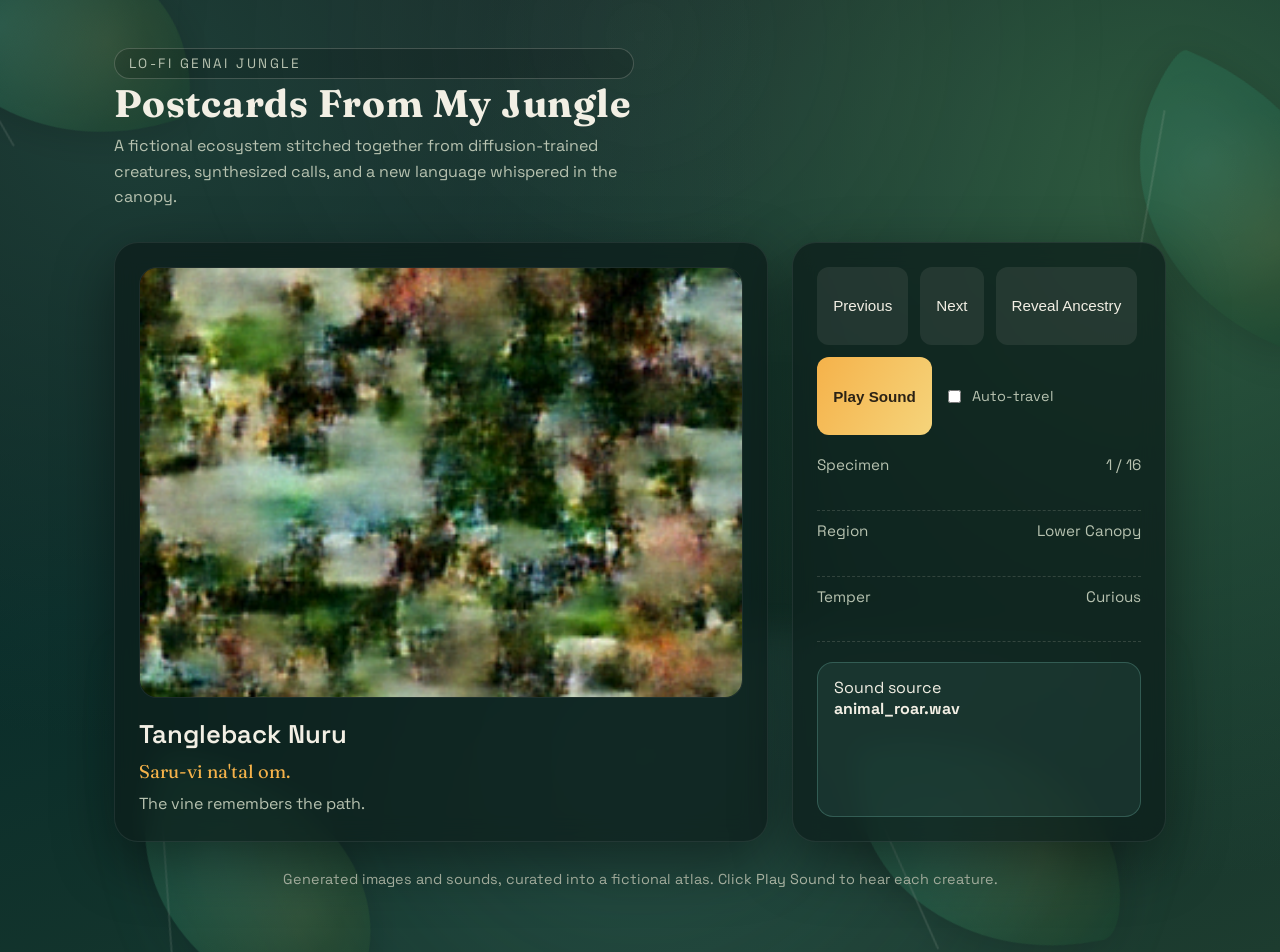
<file: A05/index.html>
﻿<!doctype html>
<html lang="en">

<head>
    <meta charset="UTF-8" />
    <meta name="viewport" content="width=device-width, initial-scale=1" />
    <title>Postcards From My Jungle</title>
    <link rel="preconnect" href="https://fonts.googleapis.com" />
    <link rel="preconnect" href="https://fonts.gstatic.com" crossorigin />
    <link
        href="https://fonts.googleapis.com/css2?family=Fraunces:opsz,wght@9..144,500;9..144,700&family=Space+Grotesk:wght@300;400;600&display=swap"
        rel="stylesheet" />
    <link rel="stylesheet" href="styles.css" />
</head>

<body>
  <div class="mist" aria-hidden="true"></div>
  <div class="glow" aria-hidden="true"></div>
  <div class="leaves" aria-hidden="true">
    <div class="leaf leaf-a"></div>
    <div class="leaf leaf-b"></div>
    <div class="leaf leaf-c"></div>
    <div class="leaf leaf-d"></div>
  </div>

  <main class="shell">
        <header>
            <div>
                <div class="badge">Lo-fi GenAI Jungle</div>
                <h1 class="title">Postcards From My Jungle</h1>
                <p class="subtitle">A fictional ecosystem stitched together from diffusion-trained creatures,
                    synthesized calls, and a new language whispered in the canopy.</p>
            </div>
        </header>

        <section class="stage">
            <div class="viewer">
                <img id="animalImage" src="images/animal_00.png" alt="Imagined jungle creature" />
        <div class="caption">
          <h2 id="animalName">Tangleback Nuru</h2>
          <p class="phrase" id="animalPhrase">Saru-vi na'tal om.</p>
          <p class="meaning" id="animalMeaning">The vine remembers the path.</p>
        </div>
        <div class="ancestry" id="ancestry">
          <div class="ancestry-label">Ancestry (low-res relics)</div>
          <div class="ancestry-row">
            <img id="anc1" src="images/animal_different_50/animal_00.png" alt="Ancestry image 1" />
            <span class="arrow">-></span>
            <img id="anc2" src="images/animal_different_50/animal_01.png" alt="Ancestry image 2" />
            <span class="arrow">-></span>
            <img id="anc3" src="images/animal_different_50/animal_02.png" alt="Ancestry image 3" />
          </div>
          <div class="ancestry-note">64x64 diffusion lineage</div>
        </div>
      </div>

            <aside class="panel">
                <div class="controls">
          <div class="btn-row">
            <button id="prevBtn">Previous</button>
            <button id="nextBtn">Next</button>
            <button id="ancestryBtn">Reveal Ancestry</button>
          </div>
                    <div class="btn-row">
                        <button id="playBtn" class="primary">Play Sound</button>
                        <label class="toggle">
                            <input id="autoToggle" type="checkbox" />
                            Auto-travel
                        </label>
                    </div>
                </div>

                <ul class="meta">
                    <li><span>Specimen</span><span id="animalIndex">1 / 16</span></li>
                    <li><span>Region</span><span id="animalRegion">Lower Canopy</span></li>
                    <li><span>Temper</span><span id="animalTemper">Curious</span></li>
                </ul>

                <div class="sound">
                    <div>Sound source</div>
                    <strong id="soundLabel">animal_roar.wav</strong>
                </div>
            </aside>
        </section>

        <footer>Generated images and sounds, curated into a fictional atlas. Click Play Sound to hear each creature.
        </footer>
    </main>

    <audio id="animalAudio" preload="auto"></audio>

    <script>
        const entries = [
            {
                name: "Tangleback Nuru",
                image: "images/animal_00.png",
                phrase: "Saru-vi na'tal om.",
                meaning: "The vine remembers the path.",
                region: "Lower Canopy",
                temper: "Curious",
                sound: "sounds/animal_roar.wav",
                soundLabel: "animal_roar.wav"
            },
            {
                name: "Glasswing Tuma",
                image: "images/animal_01.png",
                phrase: "Heshi koru laa.",
                meaning: "Rain is the jungle's breath.",
                region: "Mist Ridge",
                temper: "Alert",
                sound: "sounds/exotic_bird.wav",
                soundLabel: "exotic_bird.wav"
            },
            {
                name: "Mossjaw Leno",
                image: "images/animal_02.png",
                phrase: "Gala toru emen.",
                meaning: "The stone drinks slow light.",
                region: "Stone Flats",
                temper: "Patient",
                sound: "sounds/mysterious_growl.wav",
                soundLabel: "mysterious_growl.wav"
            },
            {
                name: "Ribboned Yari",
                image: "images/animal_03.png",
                phrase: "Voku sai imira.",
                meaning: "We gather where the river folds.",
                region: "River Bend",
                temper: "Social",
                sound: "sounds/monkey_chatter.wav",
                soundLabel: "monkey_chatter.wav"
            },
            {
                name: "Hollowcrest Nemi",
                image: "images/animal_04.png",
                phrase: "Rumu taen ava.",
                meaning: "Footprints settle like ash.",
                region: "Ash Basin",
                temper: "Wary",
                sound: "sounds/animal_roar.wav",
                soundLabel: "animal_roar.wav"
            },
            {
                name: "Lanternscale Ora",
                image: "images/animal_05.png",
                phrase: "Nari solum ket.",
                meaning: "Night blooms on the back of scale.",
                region: "Glow Marsh",
                temper: "Gentle",
                sound: "sounds/exotic_bird.wav",
                soundLabel: "exotic_bird.wav"
            },
            {
                name: "Riverthread Saki",
                image: "images/animal_06.png",
                phrase: "Kalu mira sali.",
                meaning: "We follow the humming water.",
                region: "Silver Delta",
                temper: "Restless",
                sound: "sounds/mysterious_growl.wav",
                soundLabel: "mysterious_growl.wav"
            },
            {
                name: "Embermane Vori",
                image: "images/animal_07.png",
                phrase: "Tera bun oshi.",
                meaning: "The dusk hides warm teeth.",
                region: "Burnt Thicket",
                temper: "Bold",
                sound: "sounds/monkey_chatter.wav",
                soundLabel: "monkey_chatter.wav"
            },
            {
                name: "Plumehorn Suri",
                image: "images/animal_08.png",
                phrase: "Iri nuv enna.",
                meaning: "Feathers carry the sun home.",
                region: "Sky Shelf",
                temper: "Bright",
                sound: "sounds/animal_roar.wav",
                soundLabel: "animal_roar.wav"
            },
            {
                name: "Wetleaf Koro",
                image: "images/animal_09.png",
                phrase: "Sena latu mer.",
                meaning: "Silence tastes of green fruit.",
                region: "Rain Bowl",
                temper: "Shy",
                sound: "sounds/exotic_bird.wav",
                soundLabel: "exotic_bird.wav"
            },
            {
                name: "Spiraltooth Omi",
                image: "images/animal_10.png",
                phrase: "Daka ven ruu.",
                meaning: "The spiral knows the hunt.",
                region: "Hollow Grove",
                temper: "Focused",
                sound: "sounds/mysterious_growl.wav",
                soundLabel: "mysterious_growl.wav"
            },
            {
                name: "Cloudtail Jara",
                image: "images/animal_11.png",
                phrase: "Yoru han seke.",
                meaning: "We sleep in drifting mist.",
                region: "Cloud Reach",
                temper: "Dreamy",
                sound: "sounds/monkey_chatter.wav",
                soundLabel: "monkey_chatter.wav"
            },
            {
                name: "Thorncoil Vesa",
                image: "images/animal_12.png",
                phrase: "Kiri tom yasa.",
                meaning: "The thorn sings when touched.",
                region: "Briar Spine",
                temper: "Defensive",
                sound: "sounds/animal_roar.wav",
                soundLabel: "animal_roar.wav"
            },
            {
                name: "Sunmoss Lira",
                image: "images/animal_13.png",
                phrase: "Oru penzi nela.",
                meaning: "Light nests in moss fields.",
                region: "Sun Glade",
                temper: "Calm",
                sound: "sounds/exotic_bird.wav",
                soundLabel: "exotic_bird.wav"
            },
            {
                name: "Riftcall Zunu",
                image: "images/animal_14.png",
                phrase: "Mavo senta qi.",
                meaning: "A cry opens the ridge.",
                region: "Split Ridge",
                temper: "Echoing",
                sound: "sounds/mysterious_growl.wav",
                soundLabel: "mysterious_growl.wav"
            },
            {
                name: "Cinderpaw Osa",
                image: "images/animal_15.png",
                phrase: "Veli toru mi.",
                meaning: "We leave warm ash behind.",
                region: "Cinder Trail",
                temper: "Steady",
                sound: "sounds/monkey_chatter.wav",
                soundLabel: "monkey_chatter.wav"
            }
        ];

        let index = 0;
        let autoTimer = null;

    const imageEl = document.getElementById("animalImage");
    const nameEl = document.getElementById("animalName");
    const phraseEl = document.getElementById("animalPhrase");
    const meaningEl = document.getElementById("animalMeaning");
    const indexEl = document.getElementById("animalIndex");
    const regionEl = document.getElementById("animalRegion");
    const temperEl = document.getElementById("animalTemper");
    const soundLabelEl = document.getElementById("soundLabel");
    const audioEl = document.getElementById("animalAudio");
    const ancestryBtn = document.getElementById("ancestryBtn");
    const anc1El = document.getElementById("anc1");
    const anc2El = document.getElementById("anc2");
    const anc3El = document.getElementById("anc3");

    const ancestryPool = Array.from({ length: 50 }, (_, i) => {
      const id = String(i).padStart(2, "0");
      return `images/animal_different_50/animal_${id}.png`;
    });

    function getAncestry(i) {
      const start = (i * 3) % ancestryPool.length;
      return [
        ancestryPool[start],
        ancestryPool[(start + 1) % ancestryPool.length],
        ancestryPool[(start + 2) % ancestryPool.length]
      ];
    }

    function renderEntry() {
      const entry = entries[index];
      imageEl.src = entry.image;
      nameEl.textContent = entry.name;
      phraseEl.textContent = entry.phrase;
      meaningEl.textContent = entry.meaning;
      regionEl.textContent = entry.region;
      temperEl.textContent = entry.temper;
      soundLabelEl.textContent = entry.soundLabel;
      indexEl.textContent = `${index + 1} / ${entries.length}`;
      audioEl.src = entry.sound;
      const [a1, a2, a3] = getAncestry(index);
      anc1El.src = a1;
      anc2El.src = a2;
      anc3El.src = a3;
    }

        function nextEntry() {
            index = (index + 1) % entries.length;
            renderEntry();
        }

        function prevEntry() {
            index = (index - 1 + entries.length) % entries.length;
            renderEntry();
        }

        document.getElementById("nextBtn").addEventListener("click", nextEntry);
    document.getElementById("prevBtn").addEventListener("click", prevEntry);
    document.getElementById("playBtn").addEventListener("click", () => {
      audioEl.currentTime = 0;
      audioEl.play();
    });
    ancestryBtn.addEventListener("click", () => {
      document.body.classList.toggle("show-ancestry");
      ancestryBtn.textContent = document.body.classList.contains("show-ancestry")
        ? "Hide Ancestry"
        : "Reveal Ancestry";
    });

        document.getElementById("autoToggle").addEventListener("change", (event) => {
            if (event.target.checked) {
                autoTimer = setInterval(nextEntry, 7000);
            } else if (autoTimer) {
                clearInterval(autoTimer);
                autoTimer = null;
            }
        });

        renderEntry();
    </script>
</body>

</html>
</file>
<file: A05/styles.css>
﻿:root {
  --bg-1: #0f1b1a;
  --bg-2: #0a2d2a;
  --bg-3: #1d3c2f;
  --ink: #f2efe4;
  --muted: #b7c2b0;
  --accent: #f5b24a;
  --accent-2: #7fd1c4;
  --panel: rgba(12, 28, 26, 0.72);
  --glass: rgba(245, 239, 228, 0.08);
  --shadow: 0 20px 60px rgba(0, 0, 0, 0.45);
}

* {
  box-sizing: border-box;
}

body {
  margin: 0;
  font-family: "Space Grotesk", sans-serif;
  color: var(--ink);
  background: radial-gradient(circle at 10% 10%, #1e3f38, transparent 45%),
    radial-gradient(circle at 90% 20%, #2f5a3f, transparent 50%),
    linear-gradient(160deg, var(--bg-1), var(--bg-2) 45%, var(--bg-3));
  min-height: 100vh;
  overflow-x: hidden;
}

.mist {
  position: fixed;
  inset: -20% -10% auto -10%;
  height: 60vh;
  background: radial-gradient(circle at 50% 40%, rgba(255, 255, 255, 0.08), transparent 60%);
  filter: blur(8px);
  opacity: 0.7;
  pointer-events: none;
  animation: drift 16s ease-in-out infinite;
}

.glow {
  position: fixed;
  inset: auto -10% -30% -10%;
  height: 60vh;
  background: radial-gradient(circle at 50% 20%, rgba(127, 209, 196, 0.35), transparent 65%);
  filter: blur(16px);
  opacity: 0.45;
  pointer-events: none;
  animation: pulse 12s ease-in-out infinite;
}

.leaves {
  position: fixed;
  inset: 0;
  pointer-events: none;
  z-index: 0;
}

.leaf {
  position: absolute;
  width: 240px;
  height: 240px;
  background: radial-gradient(circle at 30% 40%, rgba(127, 209, 196, 0.25), transparent 65%),
    radial-gradient(circle at 70% 60%, rgba(245, 178, 74, 0.2), transparent 60%),
    linear-gradient(120deg, rgba(36, 106, 74, 0.85), rgba(14, 64, 44, 0.85));
  border-radius: 6% 94% 12% 88% / 25% 70% 30% 75%;
  transform-origin: 10% 80%;
  filter: drop-shadow(0 8px 20px rgba(0, 0, 0, 0.35));
  opacity: 0.55;
}

.leaf::after {
  content: "";
  position: absolute;
  inset: 18% 10% 18% 12%;
  border-left: 2px solid rgba(245, 239, 228, 0.2);
  transform: rotate(-12deg);
}

.leaf-a {
  top: -60px;
  left: -40px;
  transform: rotate(-18deg);
  animation: sway 10s ease-in-out infinite;
}

.leaf-b {
  top: 40px;
  right: -60px;
  transform: rotate(22deg);
  animation: sway 12s ease-in-out infinite reverse;
}

.leaf-c {
  bottom: -90px;
  left: 10%;
  transform: rotate(8deg);
  animation: sway 14s ease-in-out infinite;
}

.leaf-d {
  bottom: -80px;
  right: 12%;
  transform: rotate(-12deg);
  animation: sway 11s ease-in-out infinite reverse;
}

@keyframes sway {
  0%, 100% {
    transform: rotate(0deg) translateY(0);
  }
  50% {
    transform: rotate(4deg) translateY(6px);
  }
}

@keyframes drift {
  0%, 100% {
    transform: translateY(0);
  }
  50% {
    transform: translateY(18px);
  }
}

@keyframes pulse {
  0%, 100% {
    transform: scale(1);
  }
  50% {
    transform: scale(1.06);
  }
}

.shell {
  max-width: 1100px;
  margin: 0 auto;
  padding: 48px 24px 64px;
  position: relative;
  z-index: 1;
}

header {
  display: flex;
  flex-wrap: wrap;
  gap: 16px;
  align-items: center;
  justify-content: space-between;
  margin-bottom: 32px;
}

.title {
  font-family: "Fraunces", serif;
  font-size: clamp(2rem, 3vw, 3.1rem);
  letter-spacing: 0.02em;
  margin: 0;
}

.subtitle {
  margin: 6px 0 0;
  color: var(--muted);
  max-width: 520px;
  line-height: 1.6;
}

.badge {
  border: 1px solid rgba(245, 239, 228, 0.2);
  padding: 6px 14px;
  border-radius: 999px;
  font-size: 0.85rem;
  text-transform: uppercase;
  letter-spacing: 0.18em;
  color: var(--muted);
  background: rgba(0, 0, 0, 0.15);
}

.stage {
  display: grid;
  grid-template-columns: minmax(0, 1.4fr) minmax(0, 0.8fr);
  gap: 24px;
  align-items: stretch;
}

.viewer {
  background: var(--panel);
  border: 1px solid rgba(255, 255, 255, 0.08);
  border-radius: 24px;
  padding: 24px;
  box-shadow: var(--shadow);
  backdrop-filter: blur(12px);
  display: grid;
  gap: 20px;
}

.viewer img {
  width: 100%;
  border-radius: 18px;
  object-fit: cover;
  aspect-ratio: 1.4 / 1;
  border: 1px solid rgba(255, 255, 255, 0.08);
  background: rgba(0, 0, 0, 0.2);
}

.caption h2 {
  margin: 0 0 10px;
  font-size: 1.6rem;
  font-weight: 600;
}

.phrase {
  font-family: "Fraunces", serif;
  font-size: 1.15rem;
  margin: 0 0 8px;
  color: var(--accent);
}

.meaning {
  margin: 0;
  color: var(--muted);
  line-height: 1.6;
}

.panel {
  background: var(--panel);
  border: 1px solid rgba(255, 255, 255, 0.08);
  border-radius: 24px;
  padding: 24px;
  box-shadow: var(--shadow);
  backdrop-filter: blur(12px);
  display: grid;
  gap: 20px;
}

.ancestry {
  display: none;
  gap: 10px;
  padding: 14px;
  border-radius: 16px;
  background: rgba(245, 239, 228, 0.05);
  border: 1px dashed rgba(245, 239, 228, 0.2);
}

body.show-ancestry .ancestry {
  display: grid;
}

.ancestry-label {
  font-size: 0.85rem;
  text-transform: uppercase;
  letter-spacing: 0.12em;
  color: var(--muted);
}

.ancestry-row {
  display: flex;
  align-items: center;
  gap: 8px;
}

.ancestry-row img {
  width: 64px;
  height: 64px;
  border-radius: 10px;
  border: 1px solid rgba(255, 255, 255, 0.1);
  background: rgba(0, 0, 0, 0.25);
  image-rendering: pixelated;
}

.ancestry-row .arrow {
  color: var(--muted);
  font-size: 0.9rem;
}

.ancestry-note {
  font-size: 0.8rem;
  color: var(--muted);
}

.controls {
  display: grid;
  gap: 12px;
}

.btn-row {
  display: flex;
  gap: 12px;
  flex-wrap: wrap;
}

button {
  border: none;
  background: var(--glass);
  color: var(--ink);
  padding: 10px 16px;
  border-radius: 12px;
  font-size: 0.95rem;
  cursor: pointer;
  transition: transform 0.2s ease, background 0.2s ease;
}

button:hover {
  transform: translateY(-1px);
  background: rgba(245, 239, 228, 0.18);
}

.primary {
  background: linear-gradient(120deg, var(--accent), #f5d47b);
  color: #2b2215;
  font-weight: 600;
}

.toggle {
  display: inline-flex;
  align-items: center;
  gap: 8px;
  font-size: 0.9rem;
  color: var(--muted);
}

.meta {
  list-style: none;
  margin: 0;
  padding: 0;
  display: grid;
  gap: 10px;
}

.meta li {
  display: flex;
  justify-content: space-between;
  border-bottom: 1px dashed rgba(245, 239, 228, 0.15);
  padding-bottom: 8px;
  font-size: 0.95rem;
  color: var(--muted);
}

.sound {
  padding: 14px 16px;
  border-radius: 16px;
  background: rgba(127, 209, 196, 0.08);
  border: 1px solid rgba(127, 209, 196, 0.25);
}

footer {
  margin-top: 28px;
  color: var(--muted);
  font-size: 0.9rem;
  text-align: center;
}

@media (max-width: 960px) {
  .stage {
    grid-template-columns: 1fr;
  }

  .viewer img {
    aspect-ratio: 4 / 3;
  }
}
</file>
